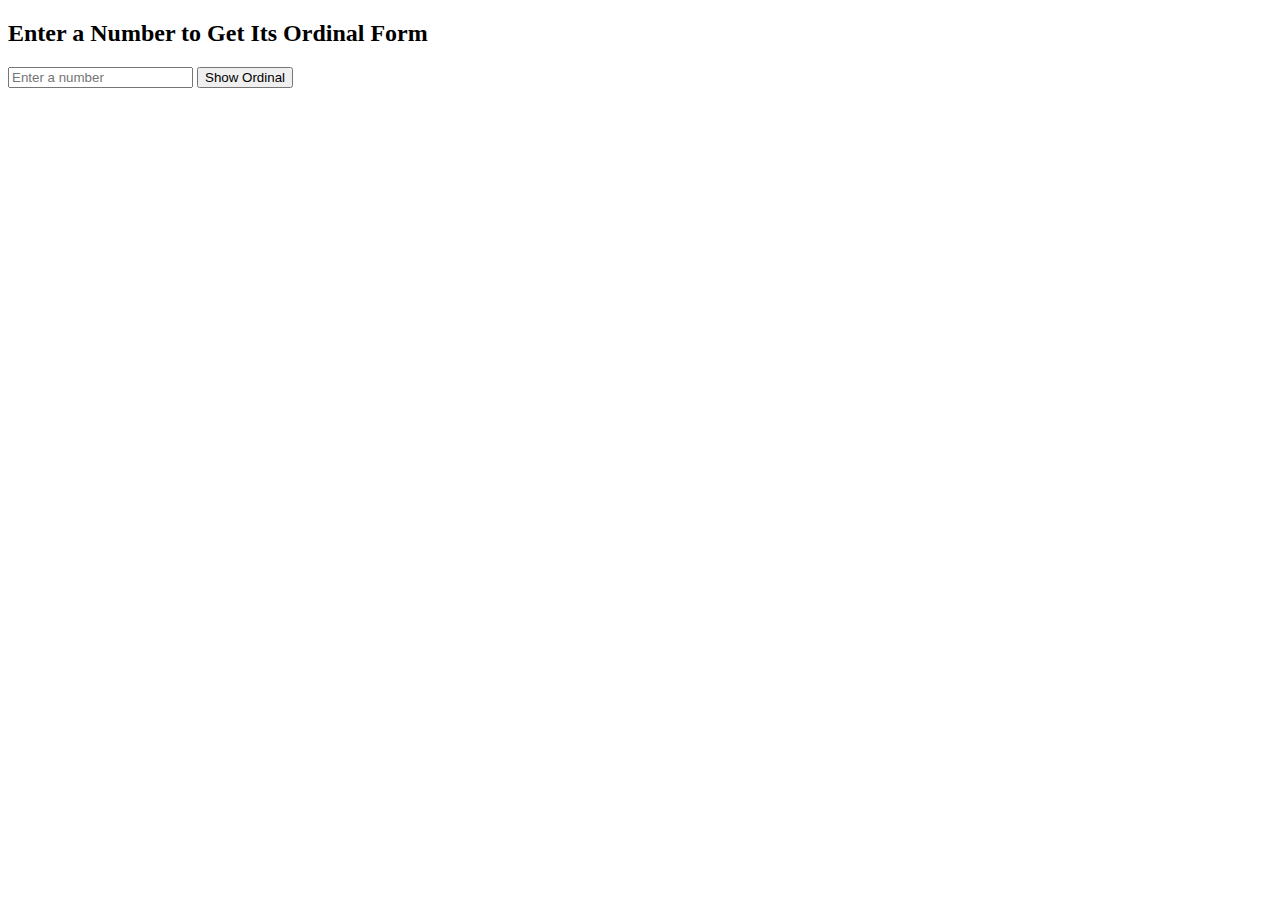
<file: number/index.html>
<!DOCTYPE html>
<html lang="en">
<head>
    <meta charset="UTF-8">
    <meta name="viewport" content="width=device-width, initial-scale=1.0">
    <title>Number to Ordinal with Superscript</title>

    <script>
       
        function showOrdinal() {
            const numberInput = document.getElementById("number").value;
            const ordinal = suffix(parseInt(numberInput));
            document.getElementById("result").innerHTML = "Result: " + ordinal;
        }
    </script>
</head>
<body>

    <h2>Enter a Number to Get Its Ordinal Form</h2>
    <input type="number" id="number" placeholder="Enter a number">
    <button onclick="showOrdinal()">Show Ordinal</button>

    <p id="result"></p>
    <script src="superscript.js"></script>

</body>
</html>
</file>
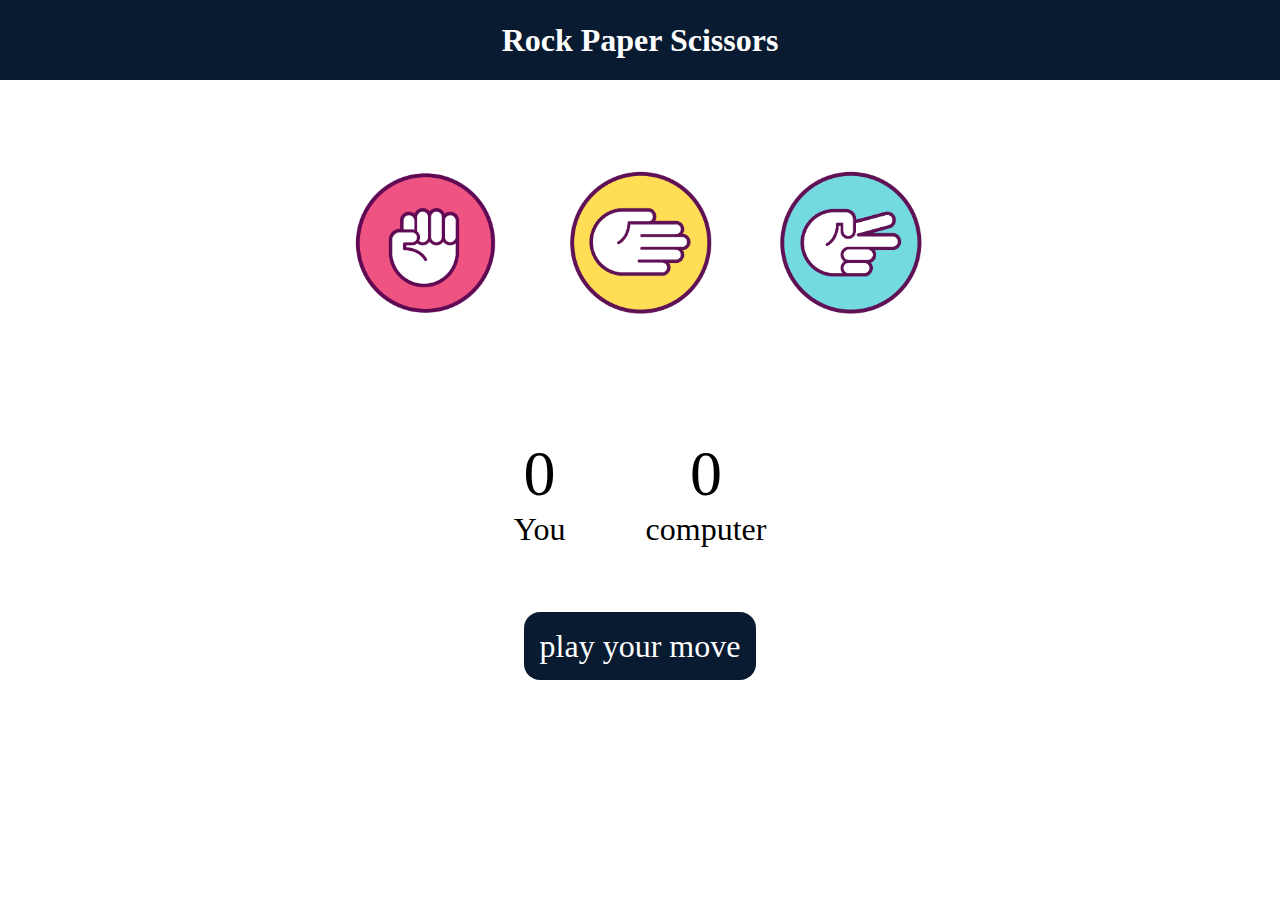
<file: rock_paper_scissor_using_javascript/index.html>
<!DOCTYPE html>
<html lang="en">
<head>
    <meta charset="UTF-8">
    <meta name="viewport" content="width=device-width, initial-scale=1.0">
    <title>Rock Paper Scissors</title>
    <link rel="stylesheet" href="style.css">
</head>
<body>
    <h1>Rock Paper Scissors</h1>
    <div class="choices">
    <div class="choice" id="rock">
        <img src="./images/rock2.png">
       
    </div>
    <div class="choice" id="paper">
        
        <img src="./images/paper.png">
        
    </div>
    <div class="choice" id="scissors">
       
        <img src="./images/scissors.png">
    </div>
    </div>
    <div class="score-board">
        <div class="score">
            <p id="user-score">0</p>
            <p>You</p>
        </div>
        <div class="score">
            <p id="comp-score">0</p>
            <p>computer</p>
        </div>
    </div>

    <div class="msg-container">
        <p id="msg">play your move</p>
    </div>
    <script src="app.js"></script>
</body>
</html>
</file>
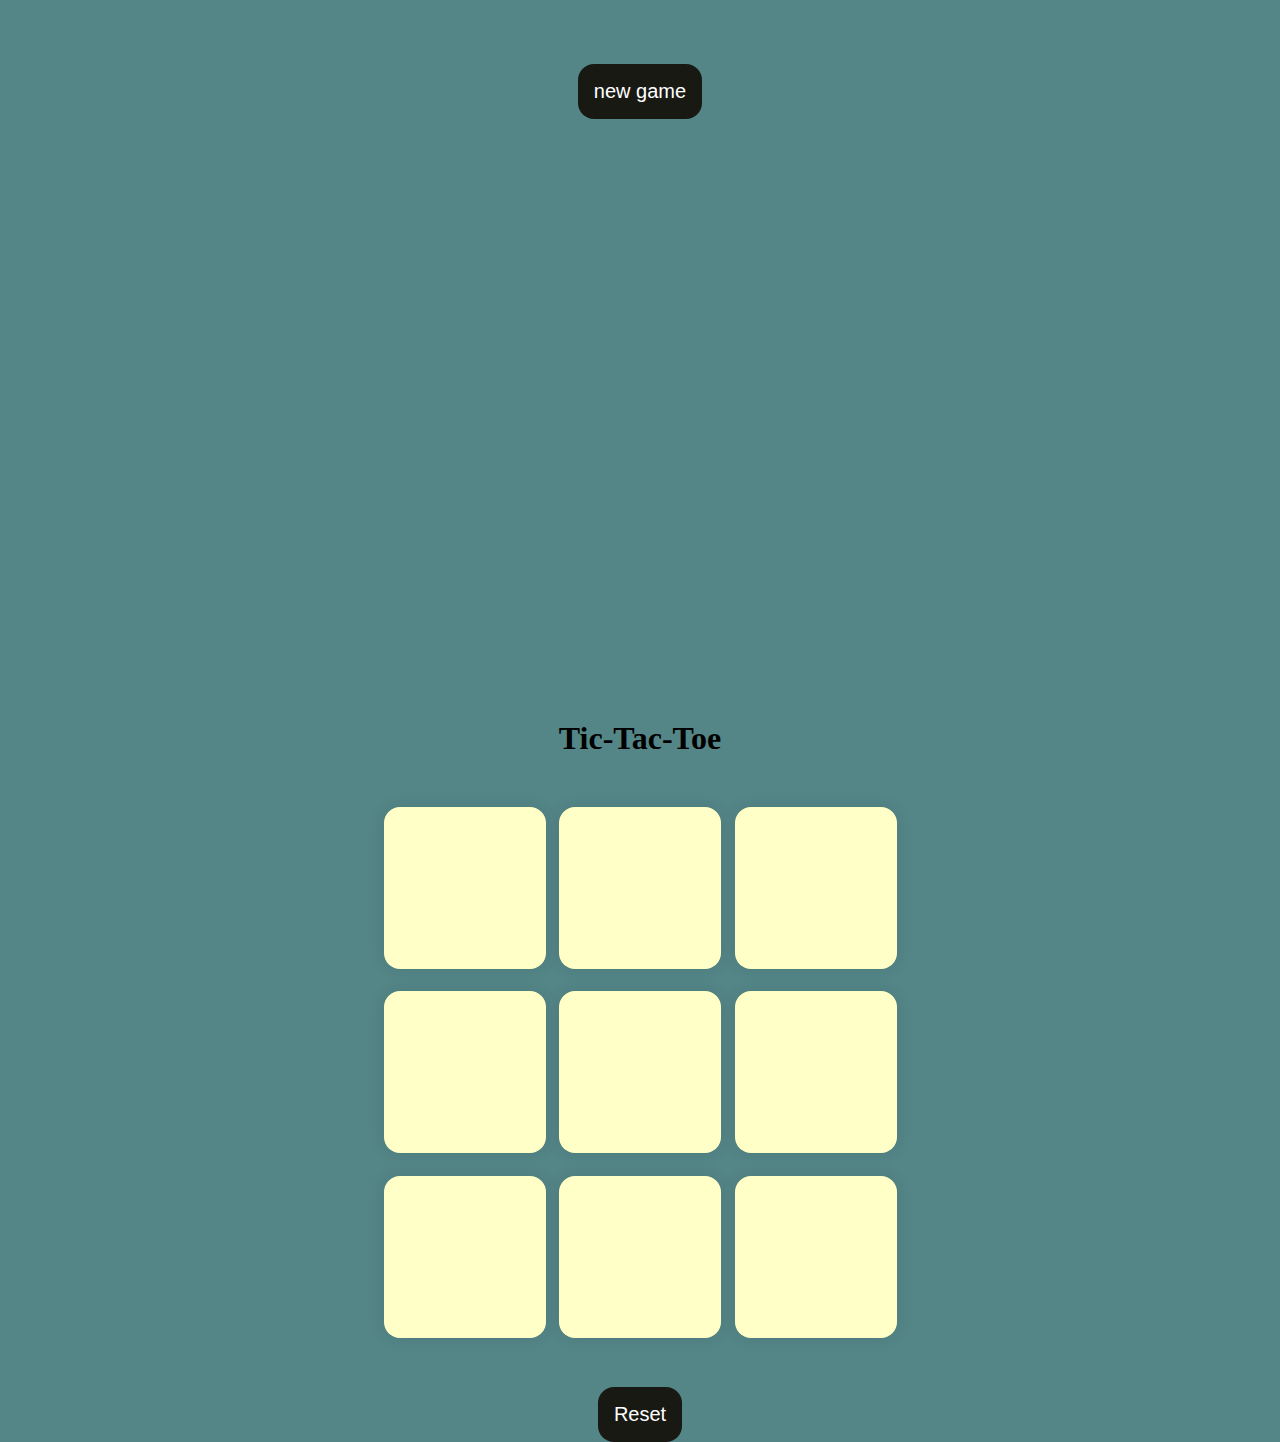
<file: tic_tac_toe/index.html>
<!DOCTYPE html>
<html lang="en">
<head>
    <meta charset="UTF-8">
    <meta name="viewport" content="width=device-width, initial-scale=1.0">
    <title>tic-tac-toe</title>
    <link rel="stylesheet" href="style.css">
</head>
<body>
    <div class="msg-container hide"> 
        <p id="msg"></p>
        <button id="new-btn">new game</button>
    </div>
    <main>
    <h1>Tic-Tac-Toe</h1>
    <div class="container">
    <div class="game">
        <button class="box"></button>
        <button class="box"></button>
        <button class="box"></button>
        <button class="box"></button>
        <button class="box"></button>
        <button class="box"></button>
        <button class="box"></button>
        <button class="box"></button>
        <button class="box"></button>
    </div>
</div>
<button id="reset-btn">Reset</button>
</main>
    
<script src="app.js"></script> 
</body>
</html>
</file>
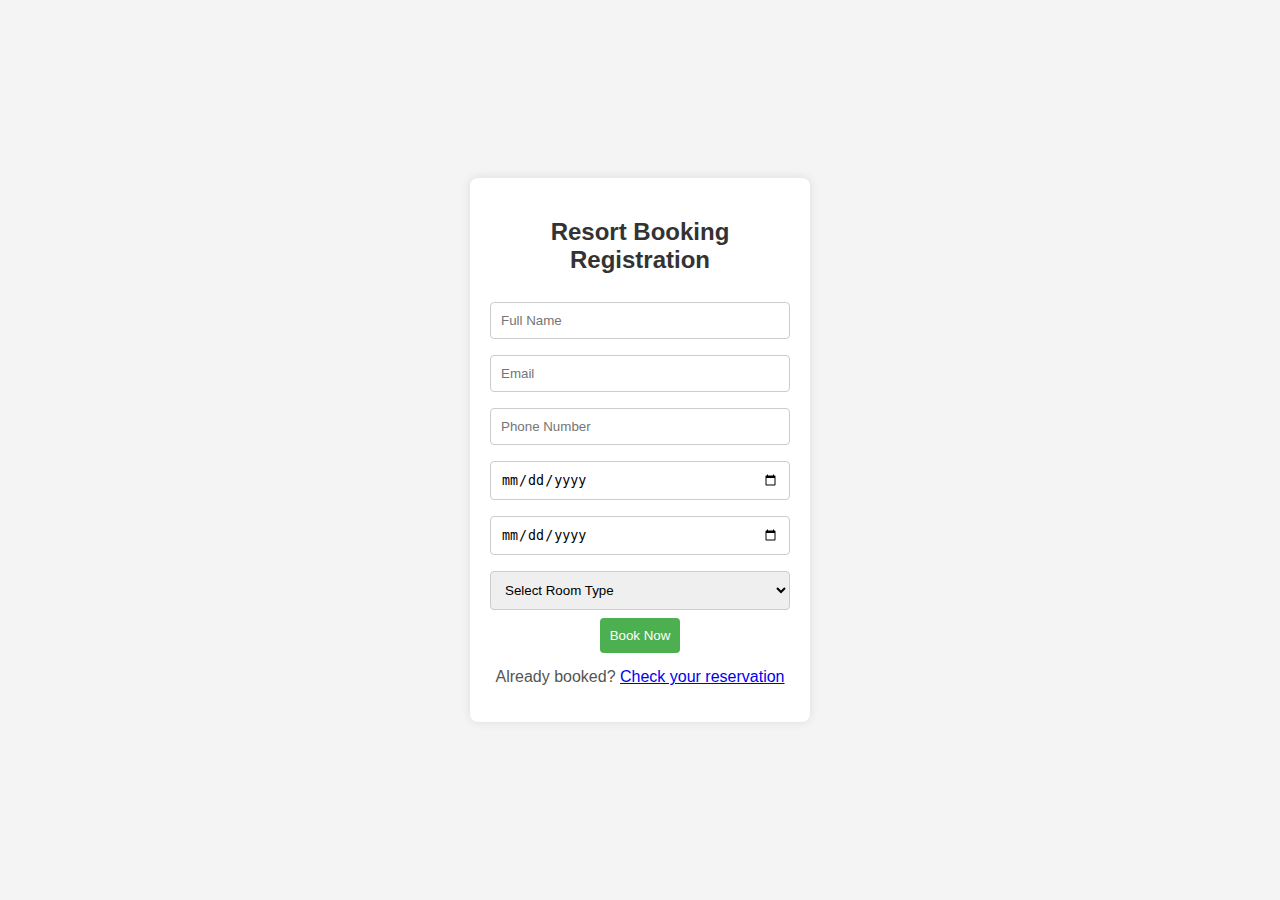
<file: booking.html>
<!DOCTYPE html>
<html lang="en">
<head>
    <meta charset="UTF-8">
    <meta name="viewport" content="width=device-width, initial-scale=1.0">
    <title>Resort Booking Registration</title>
    <style>
        body {
            font-family: 'Arial', sans-serif;
            background-color: #f4f4f4;
            margin: 0;
            padding: 0;
            display: flex;
            align-items: center;
            justify-content: center;
            height: 100vh;
        }

        .container {
            background-color: #fff;
            border-radius: 8px;
            box-shadow: 0 0 10px rgba(0, 0, 0, 0.1);
            padding: 20px;
            width: 300px;
            text-align: center;
        }

        h2 {
            color: #333;
        }

        form {
            display: flex;
            flex-direction: column;
            align-items: center;
        }

        input, select {
            width: 100%;
            margin: 8px 0;
            padding: 10px;
            border: 1px solid #ccc;
            border-radius: 4px;
            box-sizing: border-box;
        }

        button {
            background-color: #4CAF50;
            color: white;
            padding: 10px;
            border: none;
            border-radius: 4px;
            cursor: pointer;
        }

        button:hover {
            background-color: #45a049;
        }

        p {
            margin-top: 15px;
            color: #555;
        }
    </style>
</head>
<body>
    <div class="container">
        <h2>Resort Booking Registration</h2>
        <form id="registration-form">
            <input type="text" placeholder="Full Name" required>
            <input type="email" placeholder="Email" required>
            <input type="tel" placeholder="Phone Number" required>
            <input type="date" placeholder="Check-in Date" required>
            <input type="date" placeholder="Check-out Date" required>
            <select>
                <option value="" disabled selected>Select Room Type</option>
                <option value="standard">Standard Room</option>
                <option value="deluxe">Deluxe Room</option>
                <option value="suite">Suite</option>
            </select>
            <button type="submit">Book Now</button>
        </form>
        <p>Already booked? <a href="#">Check your reservation</a></p>
    </div>
</body>
</html>
</file>
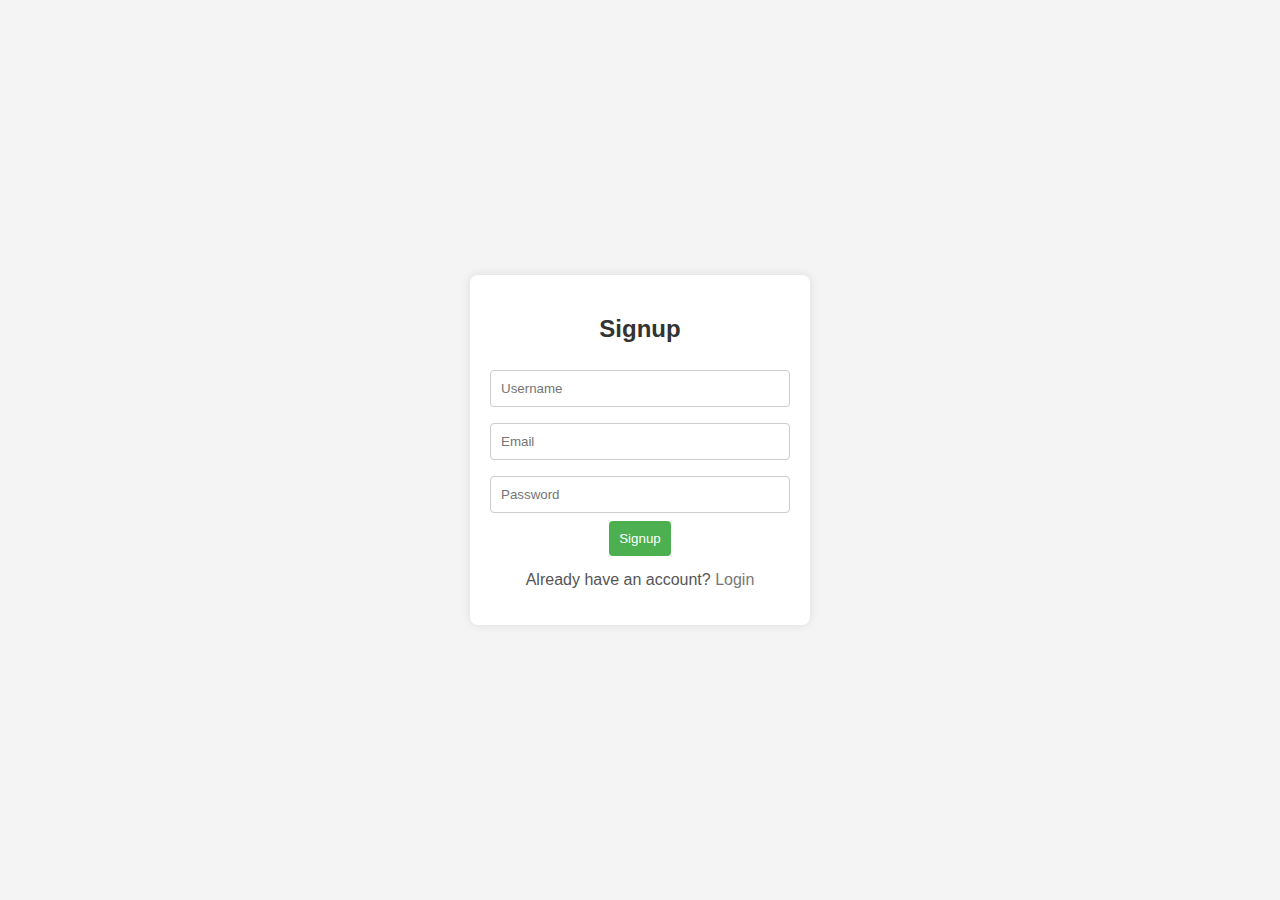
<file: signup.html>
<!DOCTYPE html>
<html lang="en">
<head>
    <meta charset="UTF-8">
    <meta name="viewport" content="width=device-width, initial-scale=1.0">
    <title>Signup and Login Page</title>
    <style>
        body {
            font-family: 'Arial', sans-serif;
            background-color: #f4f4f4;
            margin: 0;
            padding: 0;
            display: flex;
            align-items: center;
            justify-content: center;
            height: 100vh;
        }

        .container {
            background-color: #fff;
            border-radius: 8px;
            box-shadow: 0 0 10px rgba(0, 0, 0, 0.1);
            padding: 20px;
            width: 300px;
            text-align: center;
        }

        h2 {
            color: #333;
        }

        form {
            display: flex;
            flex-direction: column;
            align-items: center;
        }

        input {
            width: 100%;
            margin: 8px 0;
            padding: 10px;
            border: 1px solid #ccc;
            border-radius: 4px;
            box-sizing: border-box;
        }

        button {
            background-color: #4CAF50;
            color: white;
            padding: 10px;
            border: none;
            border-radius: 4px;
            cursor: pointer;
        }

        button:hover {
            background-color: #45a049;
        }

        p {
            margin-top: 15px;
            color: #555;
        }

        .toggle {
            margin-top: 10px;
            color: #777;
            cursor: pointer;
        }

        .toggle:hover {
            text-decoration: underline;
        }
    </style>
</head>
<body>
    <div class="container">
        <h2>Signup</h2>
        <form id="signup-form">
            <input type="text" placeholder="Username" required>
            <input type="email" placeholder="Email" required>
            <input type="password" placeholder="Password" required>
            <button type="submit">Signup</button>
        </form>
        <p>Already have an account? <span class="toggle" onclick="toggleForm()">Login</span></p>
    </div>

    <div class="container" style="display:none;" id="login-container">
        <h2>Login</h2>
        <form id="login-form">
            <input type="email" placeholder="Email" required>
            <input type="password" placeholder="Password" required>
            <button type="submit">Login</button>
        </form>
        <p>Don't have an account? <span class="toggle" onclick="toggleForm()">Signup</span></p>
    </div>

    <script>
        function toggleForm() {
            var signupContainer = document.getElementById('signup-form');
            var loginContainer = document.getElementById('login-container');

            signupContainer.style.display = (signupContainer.style.display === 'none') ? 'block' : 'none';
            loginContainer.style.display = (loginContainer.style.display === 'none') ? 'block' : 'none';
        }
    </script>
</body>
</html>
</file>
<file: rock_paper_scissor_using_javascript/style.css>
*{
    margin: 0;
    padding: 0;
    text-align: center;
}

h1 {
    background-color: #081b31;
    color: white;
    height: 5rem;
    line-height: 5rem;
}

.choice{
    height: 165px;
    width: 165px;
    margin-bottom: 4rem;
    border-radius: 50%;
    display:flex;
    justify-content: center;
    align-items: center;
}

.choice:hover{
    background-color: #081b31;
    cursor: pointer;
}

img{
    height: 150px;
    width: 150px;
    object-fit: cover;
}

.choices {
    display: flex;
    justify-content: center;
    align-items: center;
    gap: 3rem;
    margin-top: 5rem;
}

.score-board{
    display: flex;
    justify-content: center;
    align-items: center;
    font-size: 2rem;
    margin-top: 3rem;
    gap: 5rem;
}

#user-score,
#comp-score{
    font-size: 4rem;
}

.msg-container{
    margin-top: 5rem;
}

#msg{
    background-color: #081b31;
    color: white;
    font-size: 2rem;
    padding: 1rem;
    border-radius: 1rem;
    display: inline;
}
</file>
<file: tic_tac_toe/style.css>
*{
    margin:0 ;
    padding:0 ;
}

body{
    background-color: #548687;
    text-align: center;
}

.container{
    height: 70vh;
    display: flex;
    justify-content: center;
    align-items: center;
    gap:1.5vmin;
}

.box{
    height: 18vmin;
    width: 18vmin;
    border-radius: 1rem;
    border: none;
    box-shadow: 0 0 1rem rgba(0,0,0,0.1);
    font-size: 8vmin;
    color: #b0413e;
    background-color: #ffffc7;
}

.game {
    height: 60vmin;
    width: 60vmin;
    display: flex;
    flex-wrap: wrap;
    justify-content: center;
    align-items: center;
    gap:1.5vmin;
}

#reset-btn {
    padding: 1rem;
    font-size: 1.25rem;
    background-color: #191913;
    color: #fff;
    border-radius: 1rem;
    border: none;
}

#new-btn {
    padding: 1rem;
    font-size: 1.25rem;
    background-color: #191913;
    color: #fff;
    border-radius: 1rem;
    border: none;
}

#msg{
    color:#ffffc7;
    font-size: 5vmin;
}

.msg-container {
    height:80vmin;
    display:flex;
    justify-self: center;
    align-items: center;
    flex-direction: column;
    gap:4rem;
}

.hide{
    display:hide;
}
</file>
